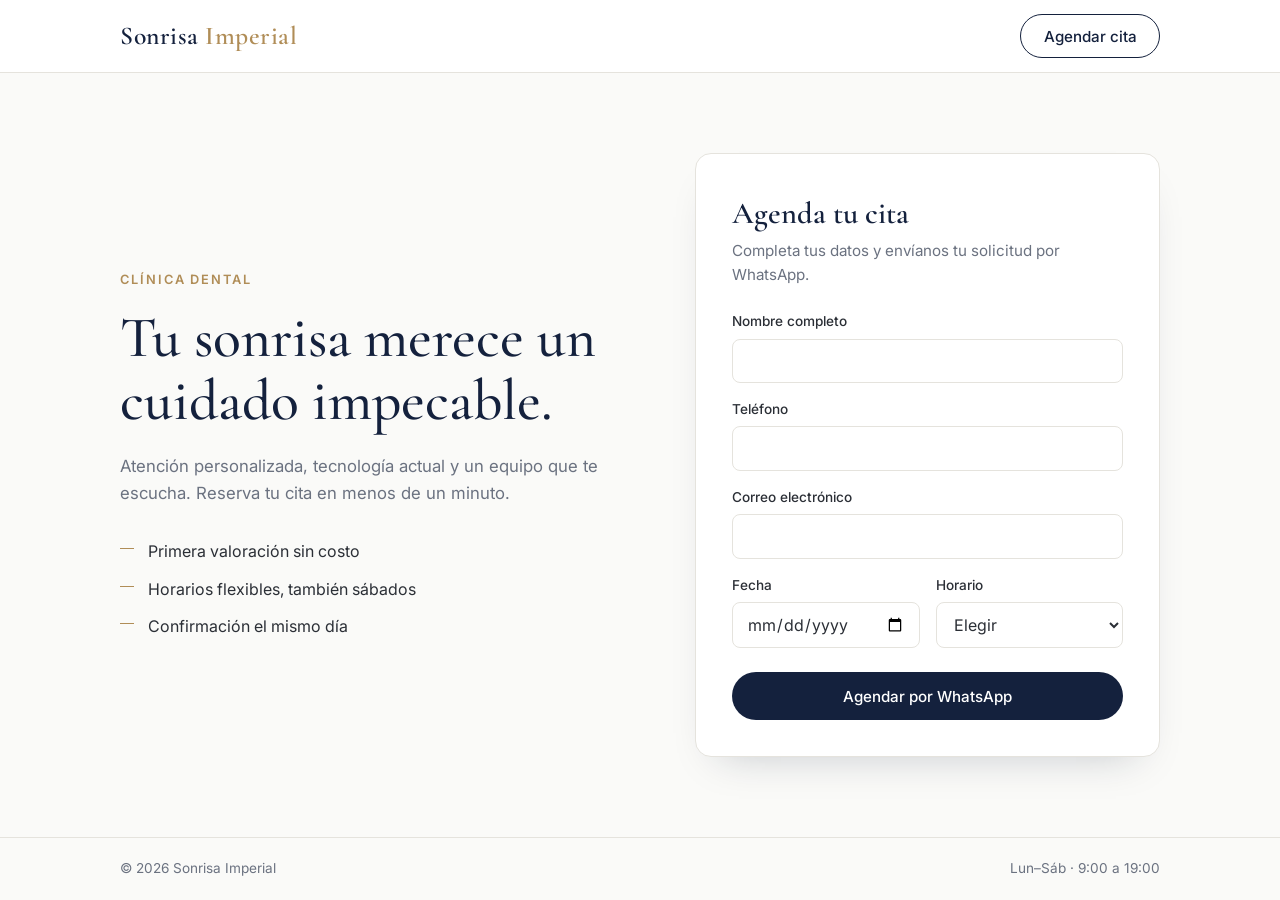
<file: index.html>
<!DOCTYPE html>
<html lang="es">
<head>
  <meta charset="UTF-8">
  <meta name="viewport" content="width=device-width, initial-scale=1.0">
  <title>Sonrisa Imperial · Clínica Dental</title>
  <meta name="description" content="Sonrisa Imperial, clínica dental. Agenda tu cita en minutos.">
  <link rel="preconnect" href="https://fonts.googleapis.com">
  <link rel="preconnect" href="https://fonts.gstatic.com" crossorigin>
  <link href="https://fonts.googleapis.com/css2?family=Cormorant+Garamond:wght@500;600&family=Inter:wght@400;500;600&display=swap" rel="stylesheet">
  <link rel="stylesheet" href="style.css">
</head>
<body>
  <header class="encabezado">
    <div class="contenedor encabezado__fila">
      <a href="#" class="logo">Sonrisa <span>Imperial</span></a>
      <a href="#agendar" class="boton boton--contorno">Agendar cita</a>
    </div>
  </header>

  <main class="contenedor principal">
    <section class="presentacion">
      <p class="etiqueta">Clínica dental</p>
      <h1>Tu sonrisa merece un cuidado impecable.</h1>
      <p class="intro">
        Atención personalizada, tecnología actual y un equipo que te escucha.
        Reserva tu cita en menos de un minuto.
      </p>
      <ul class="beneficios">
        <li>Primera valoración sin costo</li>
        <li>Horarios flexibles, también sábados</li>
        <li>Confirmación el mismo día</li>
      </ul>
    </section>

    <section class="tarjeta" id="agendar" aria-labelledby="titulo-form">
      <h2 id="titulo-form">Agenda tu cita</h2>
      <p class="tarjeta__sub">Completa tus datos y envíanos tu solicitud por WhatsApp.</p>

      <form id="formulario" class="formulario">
        <div class="campo">
          <label for="nombre">Nombre completo</label>
          <input type="text" id="nombre" name="nombre" autocomplete="name" required>
        </div>

        <div class="campo">
          <label for="telefono">Teléfono</label>
          <input type="tel" id="telefono" name="telefono" autocomplete="tel" required>
        </div>

        <div class="campo">
          <label for="correo">Correo electrónico</label>
          <input type="email" id="correo" name="correo" autocomplete="email" required>
        </div>

        <div class="campo-doble">
          <div class="campo">
            <label for="fecha">Fecha</label>
            <input type="date" id="fecha" name="fecha" required>
          </div>
          <div class="campo">
            <label for="hora">Horario</label>
            <select id="hora" name="hora" required>
              <option value="">Elegir</option>
              <option>Mañana</option>
              <option>Tarde</option>
            </select>
          </div>
        </div>

        <button type="submit" class="boton boton--lleno">Agendar por WhatsApp</button>
      </form>

      <div id="confirmacion" class="confirmacion" hidden>
        <h3>¡Gracias!</h3>
        <p>Se abrió WhatsApp con tu solicitud. Solo presiona enviar y te confirmaremos tu cita.</p>
      </div>
    </section>
  </main>

  <footer class="pie">
    <div class="contenedor pie__fila">
      <p>&copy; 2026 Sonrisa Imperial</p>
      <p>Lun–Sáb · 9:00 a 19:00</p>
    </div>
  </footer>

  <script>
    // Número de WhatsApp de la clínica (57 = Colombia)
    const WHATSAPP = '573017602871';

    // La fecha mínima para agendar es hoy
    const fecha = document.getElementById('fecha');
    const hoy = new Date();
    hoy.setMinutes(hoy.getMinutes() - hoy.getTimezoneOffset());
    fecha.min = hoy.toISOString().split('T')[0];

    // Arma el mensaje con los datos del formulario y abre WhatsApp
    document.getElementById('formulario').addEventListener('submit', function (e) {
      e.preventDefault();
      const datos = new FormData(this);
      const [anio, mes, dia] = datos.get('fecha').split('-');
      const mensaje = [
        'Hola, Sonrisa Imperial. Quiero agendar una cita.',
        '',
        'Nombre: ' + datos.get('nombre'),
        'Teléfono: ' + datos.get('telefono'),
        'Correo: ' + datos.get('correo'),
        'Fecha: ' + dia + '/' + mes + '/' + anio,
        'Horario: ' + datos.get('hora')
      ].join('\n');

      const url = 'https://wa.me/' + WHATSAPP + '?text=' + encodeURIComponent(mensaje);
      if (!window.open(url, '_blank')) {
        window.location.href = url;
      }

      this.hidden = true;
      document.getElementById('confirmacion').hidden = false;
    });
  </script>
</body>
</html>
</file>
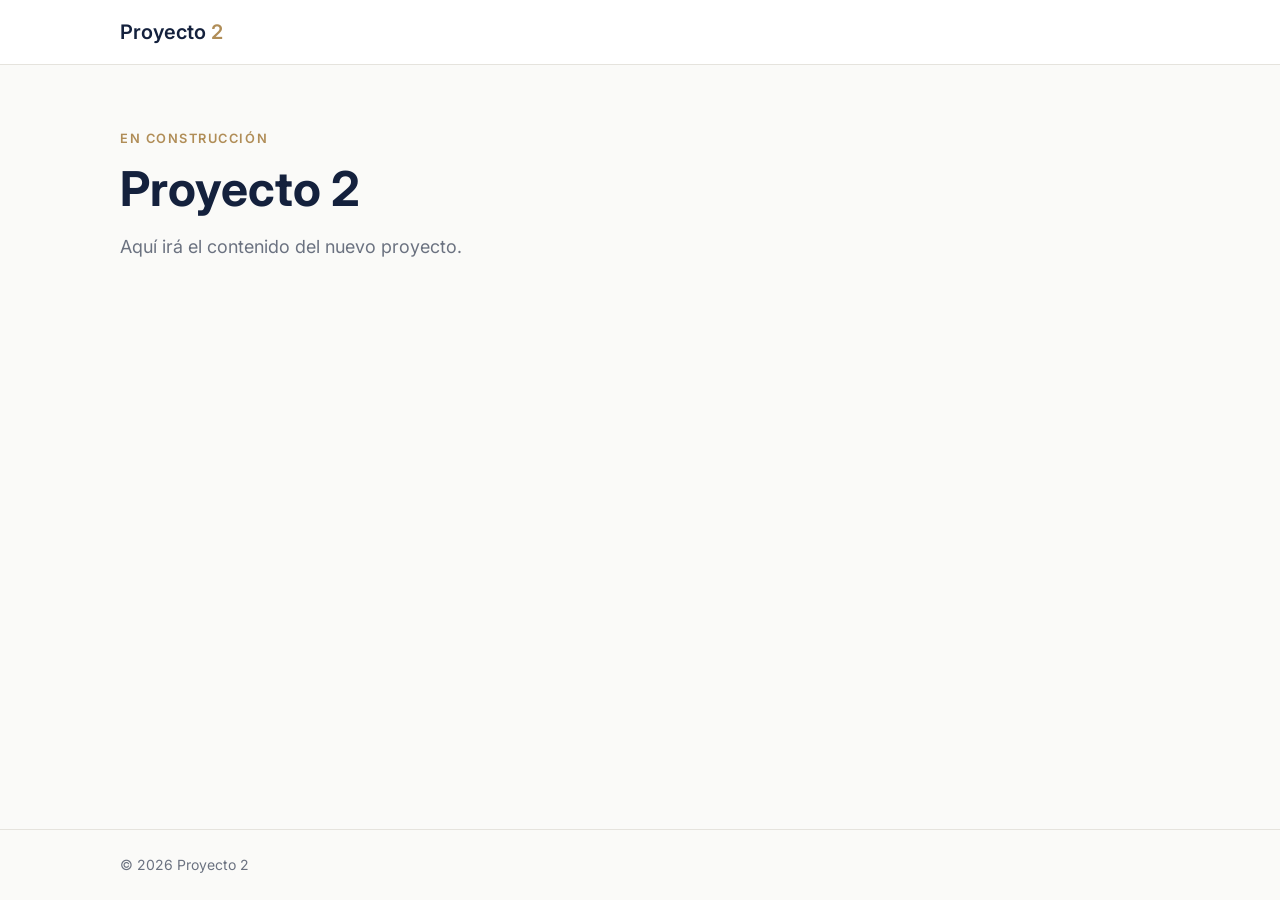
<file: proyecto2/index.html>
<!DOCTYPE html>
<html lang="es">
<head>
  <meta charset="UTF-8">
  <meta name="viewport" content="width=device-width, initial-scale=1.0">
  <title>Proyecto 2</title>
  <meta name="description" content="Proyecto 2">
  <link rel="preconnect" href="https://fonts.googleapis.com">
  <link rel="preconnect" href="https://fonts.gstatic.com" crossorigin>
  <link href="https://fonts.googleapis.com/css2?family=Inter:wght@400;500;600&display=swap" rel="stylesheet">
  <link rel="stylesheet" href="style.css">
</head>
<body>
  <header class="encabezado">
    <div class="contenedor encabezado__fila">
      <a href="#" class="logo">Proyecto <span>2</span></a>
    </div>
  </header>

  <main class="contenedor principal">
    <section class="presentacion">
      <p class="etiqueta">En construcción</p>
      <h1>Proyecto 2</h1>
      <p class="intro">Aquí irá el contenido del nuevo proyecto.</p>
    </section>
  </main>

  <footer class="pie">
    <div class="contenedor">
      <p>&copy; 2026 Proyecto 2</p>
    </div>
  </footer>
</body>
</html>
</file>
<file: style.css>
:root {
  --azul: #14213d;
  --dorado: #b08d57;
  --texto: #2b2f36;
  --suave: #6b7280;
  --fondo: #fafaf8;
  --borde: #e5e3dd;
  --blanco: #ffffff;
}

* {
  margin: 0;
  padding: 0;
  box-sizing: border-box;
}

body {
  font-family: "Inter", system-ui, sans-serif;
  color: var(--texto);
  background: var(--fondo);
  line-height: 1.6;
  min-height: 100vh;
  display: flex;
  flex-direction: column;
}

.contenedor {
  width: 100%;
  max-width: 1080px;
  margin: 0 auto;
  padding: 0 1.25rem;
}

/* Encabezado */
.encabezado {
  border-bottom: 1px solid var(--borde);
  background: var(--blanco);
}

.encabezado__fila {
  display: flex;
  align-items: center;
  justify-content: space-between;
  height: 72px;
}

.logo {
  font-family: "Cormorant Garamond", serif;
  font-size: 1.6rem;
  font-weight: 600;
  color: var(--azul);
  text-decoration: none;
  letter-spacing: 0.02em;
}

.logo span {
  color: var(--dorado);
}

/* Botones */
.boton {
  display: inline-block;
  font: 500 0.95rem "Inter", sans-serif;
  padding: 0.7rem 1.4rem;
  border-radius: 999px;
  text-decoration: none;
  cursor: pointer;
  transition: background 0.2s, color 0.2s;
}

.boton--contorno {
  border: 1px solid var(--azul);
  color: var(--azul);
}

.boton--contorno:hover {
  background: var(--azul);
  color: var(--blanco);
}

.boton--lleno {
  width: 100%;
  border: none;
  background: var(--azul);
  color: var(--blanco);
  padding: 0.9rem;
  margin-top: 0.5rem;
}

.boton--lleno:hover {
  background: #0d1729;
}

/* Contenido principal */
.principal {
  flex: 1;
  display: grid;
  grid-template-columns: 1.1fr 1fr;
  gap: 4rem;
  align-items: center;
  padding-top: 4rem;
  padding-bottom: 4rem;
}

.etiqueta {
  font-size: 0.8rem;
  font-weight: 600;
  letter-spacing: 0.15em;
  text-transform: uppercase;
  color: var(--dorado);
  margin-bottom: 1rem;
}

.presentacion h1 {
  font-family: "Cormorant Garamond", serif;
  font-weight: 500;
  font-size: clamp(2.4rem, 5vw, 3.6rem);
  line-height: 1.1;
  color: var(--azul);
  margin-bottom: 1.25rem;
}

.intro {
  color: var(--suave);
  font-size: 1.05rem;
  max-width: 34rem;
  margin-bottom: 2rem;
}

.beneficios {
  list-style: none;
  display: grid;
  gap: 0.75rem;
}

.beneficios li {
  position: relative;
  padding-left: 1.75rem;
}

.beneficios li::before {
  content: "";
  position: absolute;
  left: 0;
  top: 0.55em;
  width: 0.9rem;
  height: 1px;
  background: var(--dorado);
}

/* Tarjeta del formulario */
.tarjeta {
  background: var(--blanco);
  border: 1px solid var(--borde);
  border-radius: 16px;
  padding: 2.25rem;
  box-shadow: 0 20px 40px -24px rgba(20, 33, 61, 0.25);
}

.tarjeta h2 {
  font-family: "Cormorant Garamond", serif;
  font-weight: 600;
  font-size: 1.9rem;
  color: var(--azul);
}

.tarjeta__sub {
  color: var(--suave);
  font-size: 0.95rem;
  margin-bottom: 1.5rem;
}

.formulario {
  display: grid;
  gap: 1rem;
}

.campo-doble {
  display: grid;
  grid-template-columns: 1fr 1fr;
  gap: 1rem;
}

.campo {
  display: grid;
  gap: 0.35rem;
}

.campo label {
  font-size: 0.85rem;
  font-weight: 500;
}

.campo input,
.campo select {
  font: 400 1rem "Inter", sans-serif;
  color: var(--texto);
  padding: 0.7rem 0.85rem;
  border: 1px solid var(--borde);
  border-radius: 8px;
  background: var(--blanco);
  width: 100%;
}

.campo input:focus,
.campo select:focus {
  outline: none;
  border-color: var(--dorado);
  box-shadow: 0 0 0 3px rgba(176, 141, 87, 0.15);
}

.confirmacion {
  text-align: center;
  padding: 2rem 0;
}

.confirmacion h3 {
  font-family: "Cormorant Garamond", serif;
  font-size: 1.8rem;
  color: var(--dorado);
  margin-bottom: 0.5rem;
}

/* Pie */
.pie {
  border-top: 1px solid var(--borde);
  font-size: 0.85rem;
  color: var(--suave);
}

.pie__fila {
  display: flex;
  justify-content: space-between;
  padding-top: 1.25rem;
  padding-bottom: 1.25rem;
}

/* Móvil */
@media (max-width: 820px) {
  .principal {
    grid-template-columns: 1fr;
    gap: 2.5rem;
    padding-top: 2.5rem;
  }

  .tarjeta {
    padding: 1.5rem;
  }

  .pie__fila {
    flex-direction: column;
    gap: 0.25rem;
    text-align: center;
  }
}

@media (max-width: 400px) {
  .encabezado .boton--contorno {
    padding: 0.55rem 1rem;
    font-size: 0.85rem;
  }

  .campo-doble {
    grid-template-columns: 1fr;
  }
}
</file>
<file: proyecto2/style.css>
:root {
  --principal: #14213d;
  --acento: #b08d57;
  --texto: #2b2f36;
  --suave: #6b7280;
  --fondo: #fafaf8;
  --borde: #e5e3dd;
  --blanco: #ffffff;
}

* {
  margin: 0;
  padding: 0;
  box-sizing: border-box;
}

body {
  font-family: "Inter", system-ui, sans-serif;
  color: var(--texto);
  background: var(--fondo);
  line-height: 1.6;
  min-height: 100vh;
  display: flex;
  flex-direction: column;
}

.contenedor {
  width: 100%;
  max-width: 1080px;
  margin: 0 auto;
  padding: 0 1.25rem;
}

/* Encabezado */
.encabezado {
  border-bottom: 1px solid var(--borde);
  background: var(--blanco);
}

.encabezado__fila {
  display: flex;
  align-items: center;
  justify-content: space-between;
  padding: 1rem 1.25rem;
}

.logo {
  font-weight: 600;
  font-size: 1.25rem;
  color: var(--principal);
  text-decoration: none;
}

.logo span {
  color: var(--acento);
}

/* Contenido */
.principal {
  flex: 1;
  padding-top: 4rem;
  padding-bottom: 4rem;
}

.etiqueta {
  text-transform: uppercase;
  letter-spacing: 0.12em;
  font-size: 0.8rem;
  font-weight: 600;
  color: var(--acento);
  margin-bottom: 0.75rem;
}

h1 {
  font-size: clamp(2rem, 5vw, 3rem);
  line-height: 1.15;
  color: var(--principal);
  margin-bottom: 1rem;
}

.intro {
  font-size: 1.125rem;
  color: var(--suave);
  max-width: 36rem;
}

/* Pie */
.pie {
  border-top: 1px solid var(--borde);
  padding: 1.5rem 0;
  font-size: 0.875rem;
  color: var(--suave);
}
</file>
